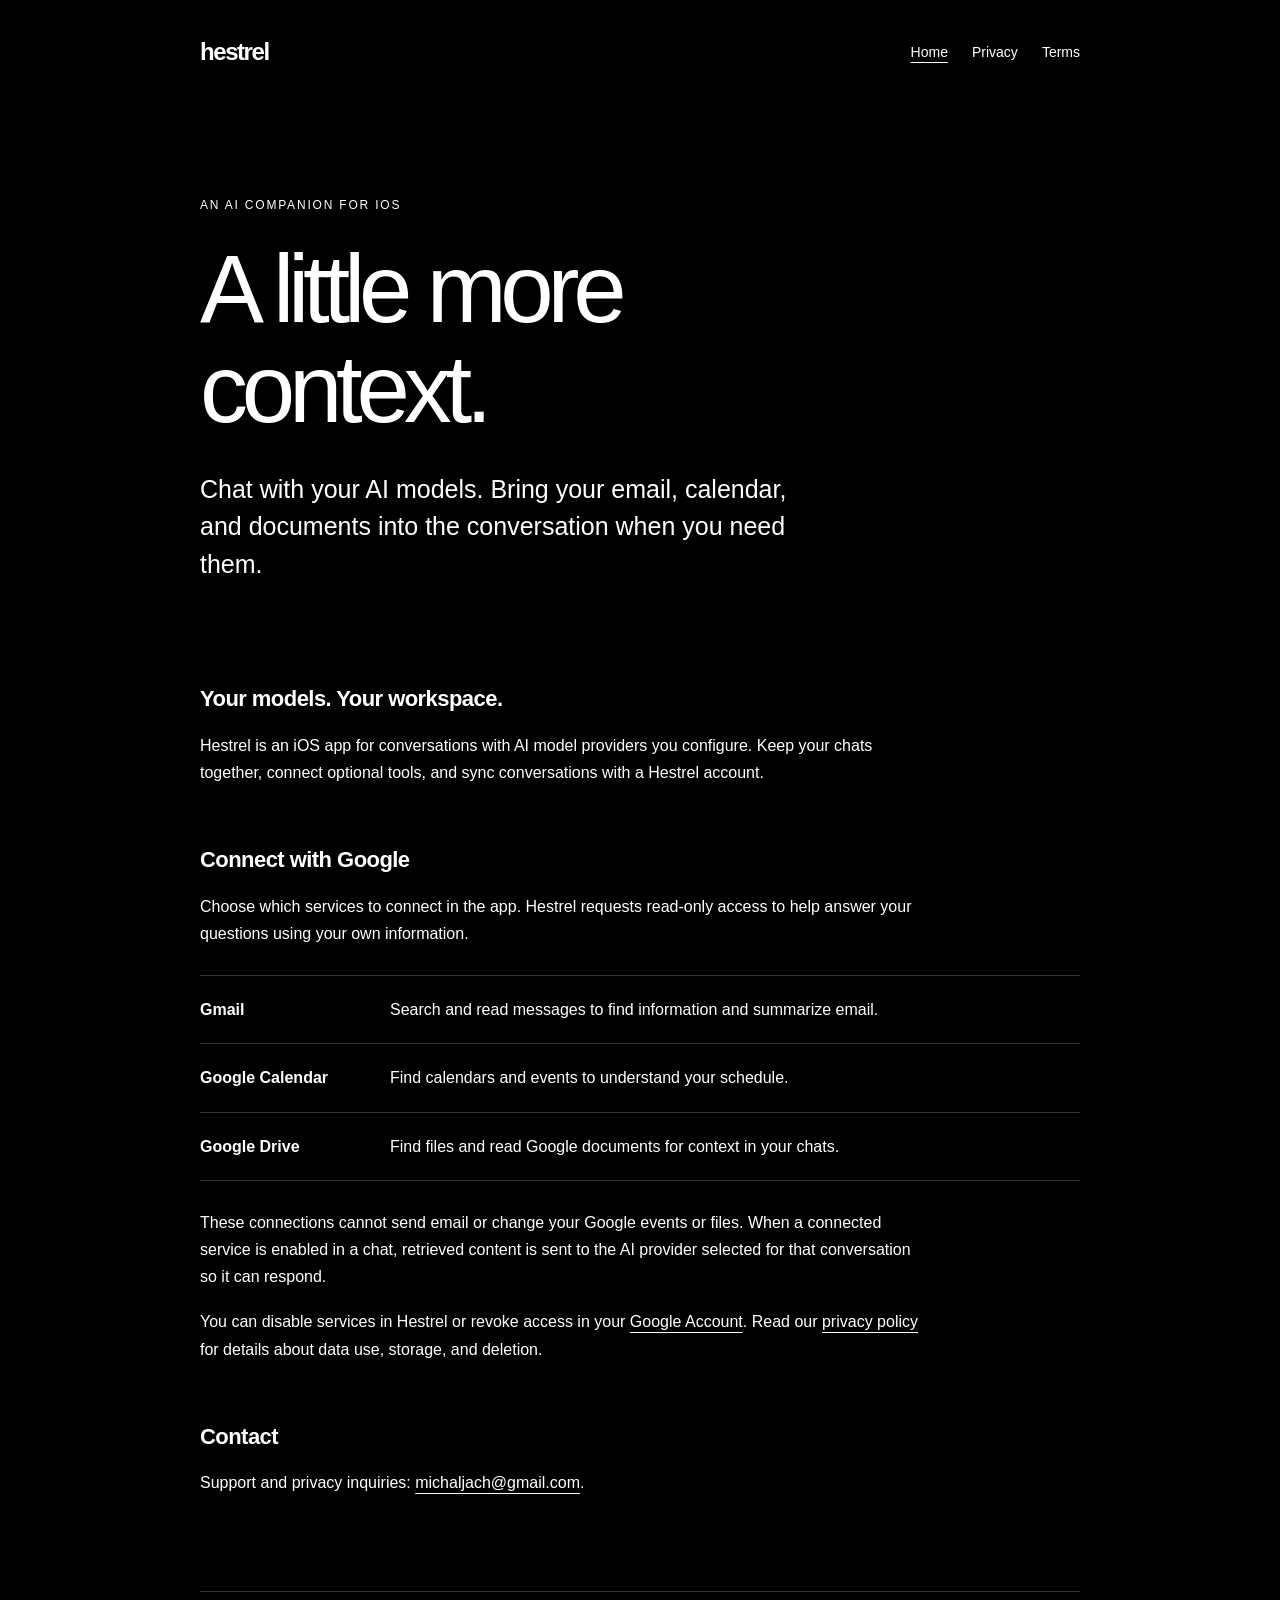
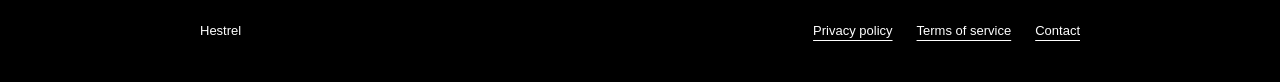
<file: index.html>
<!doctype html>
<html lang="en">
<head>
  <meta charset="utf-8">
  <meta name="viewport" content="width=device-width, initial-scale=1">
  <meta name="color-scheme" content="dark">
  <meta name="description" content="Hestrel is an iOS AI chat app. Connect your own model providers and optionally search your Gmail, Google Calendar, and Google Drive.">
  <title>Hestrel — AI, connected to your day</title>
  <link rel="stylesheet" href="styles.css">
</head>
<body>
  <a class="skip-link" href="#main">Skip to content</a>
  <header><a class="wordmark" href="index.html">hestrel</a><nav aria-label="Main navigation"><a href="index.html" aria-current="page">Home</a><a href="privacy.html">Privacy</a><a href="terms.html">Terms</a></nav></header>
  <main id="main">
    <section class="hero">
      <p class="eyebrow">An AI companion for iOS</p>
      <h1>A little more<br>context.</h1>
      <p class="intro">Chat with your AI models. Bring your email, calendar, and documents into the conversation when you need them.</p>
    </section>
    <section aria-labelledby="about"><h2 id="about">Your models. Your workspace.</h2>
      <p>Hestrel is an iOS app for conversations with AI model providers you configure. Keep your chats together, connect optional tools, and sync conversations with a Hestrel account.</p>
    </section>
    <section aria-labelledby="google"><h2 id="google">Connect with Google</h2>
      <p>Choose which services to connect in the app. Hestrel requests read-only access to help answer your questions using your own information.</p>
      <dl class="services">
        <div><dt>Gmail</dt><dd>Search and read messages to find information and summarize email.</dd></div>
        <div><dt>Google Calendar</dt><dd>Find calendars and events to understand your schedule.</dd></div>
        <div><dt>Google Drive</dt><dd>Find files and read Google documents for context in your chats.</dd></div>
      </dl>
      <p>These connections cannot send email or change your Google events or files. When a connected service is enabled in a chat, retrieved content is sent to the AI provider selected for that conversation so it can respond.</p>
      <p>You can disable services in Hestrel or revoke access in your <a href="https://myaccount.google.com/connections">Google Account</a>. Read our <a href="privacy.html">privacy policy</a> for details about data use, storage, and deletion.</p>
    </section>
    <section id="contact"><h2>Contact</h2><p>Support and privacy inquiries: <a href="mailto:michaljach@gmail.com">michaljach@gmail.com</a>.</p></section>
</main>
  <footer><span>Hestrel</span><div><a href="privacy.html">Privacy policy</a><a href="terms.html">Terms of service</a><a href="index.html#contact">Contact</a></div></footer>
</body>
</html>
</file>
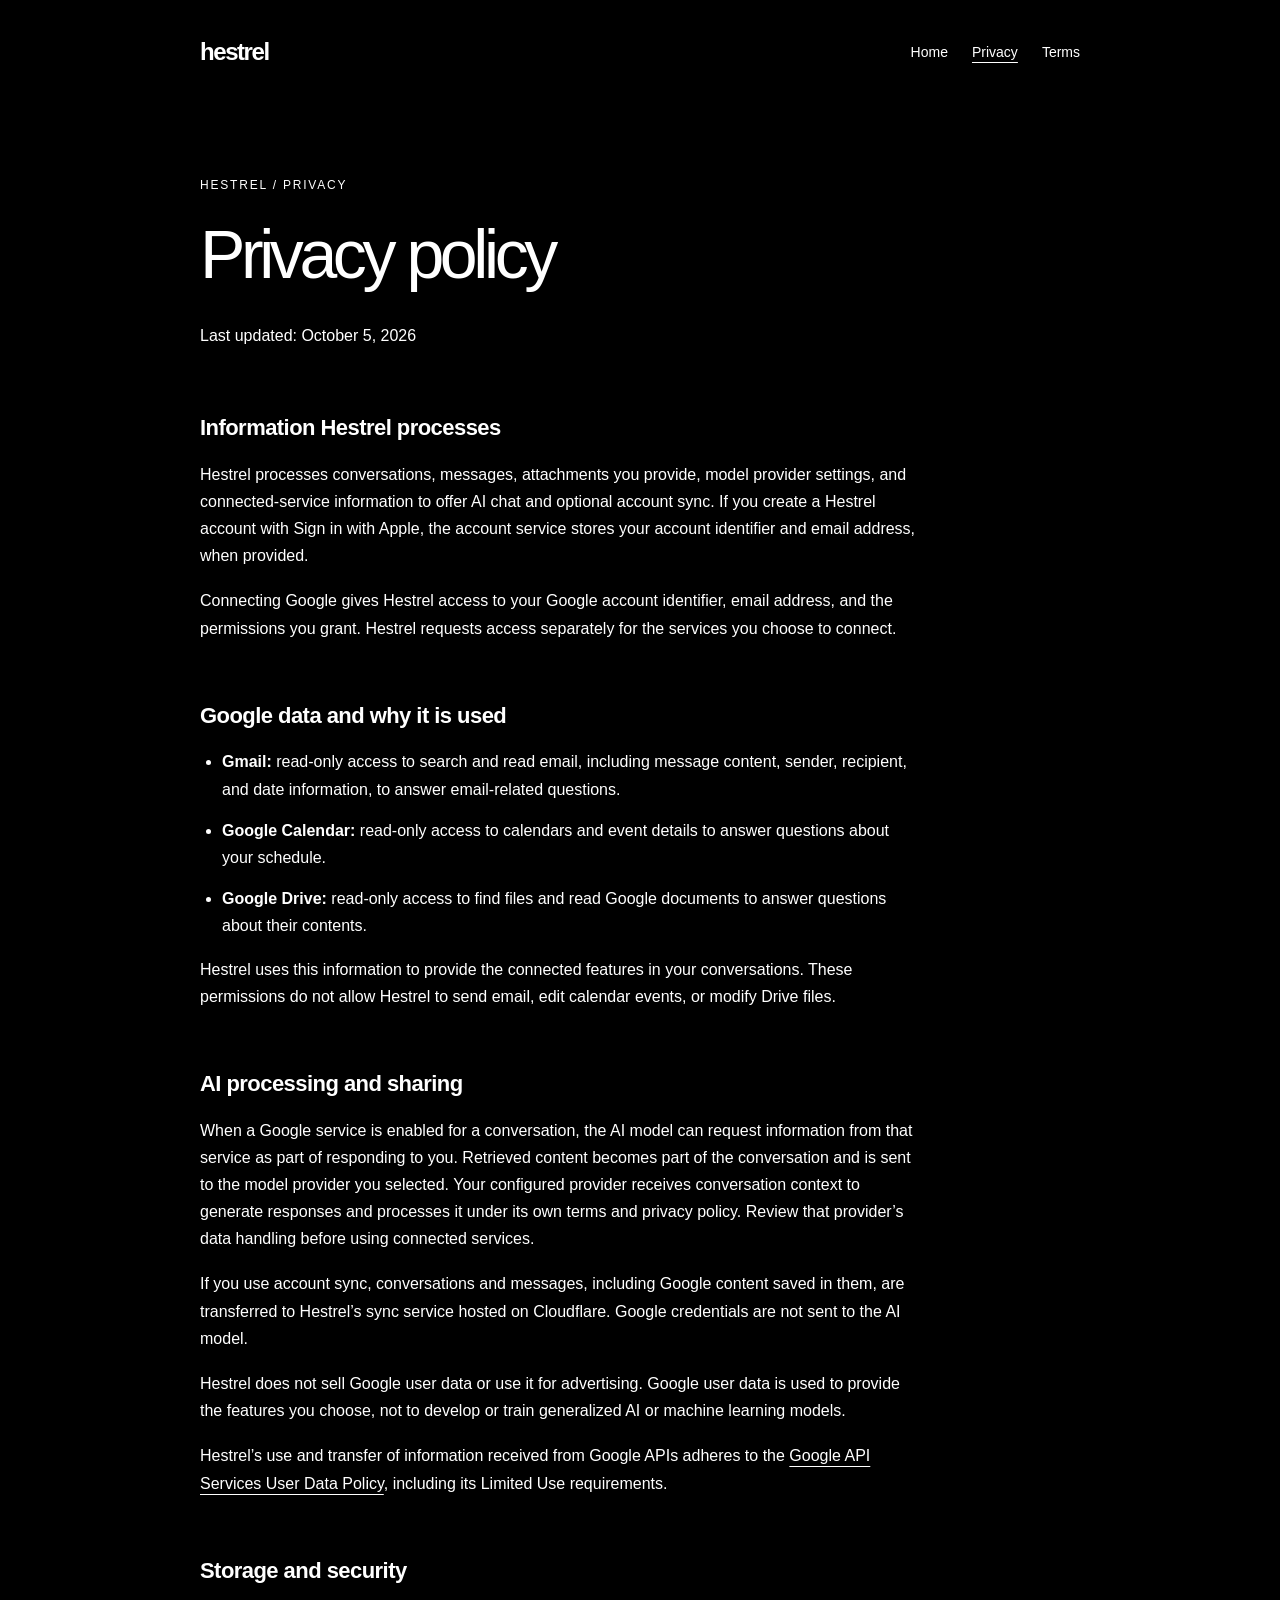
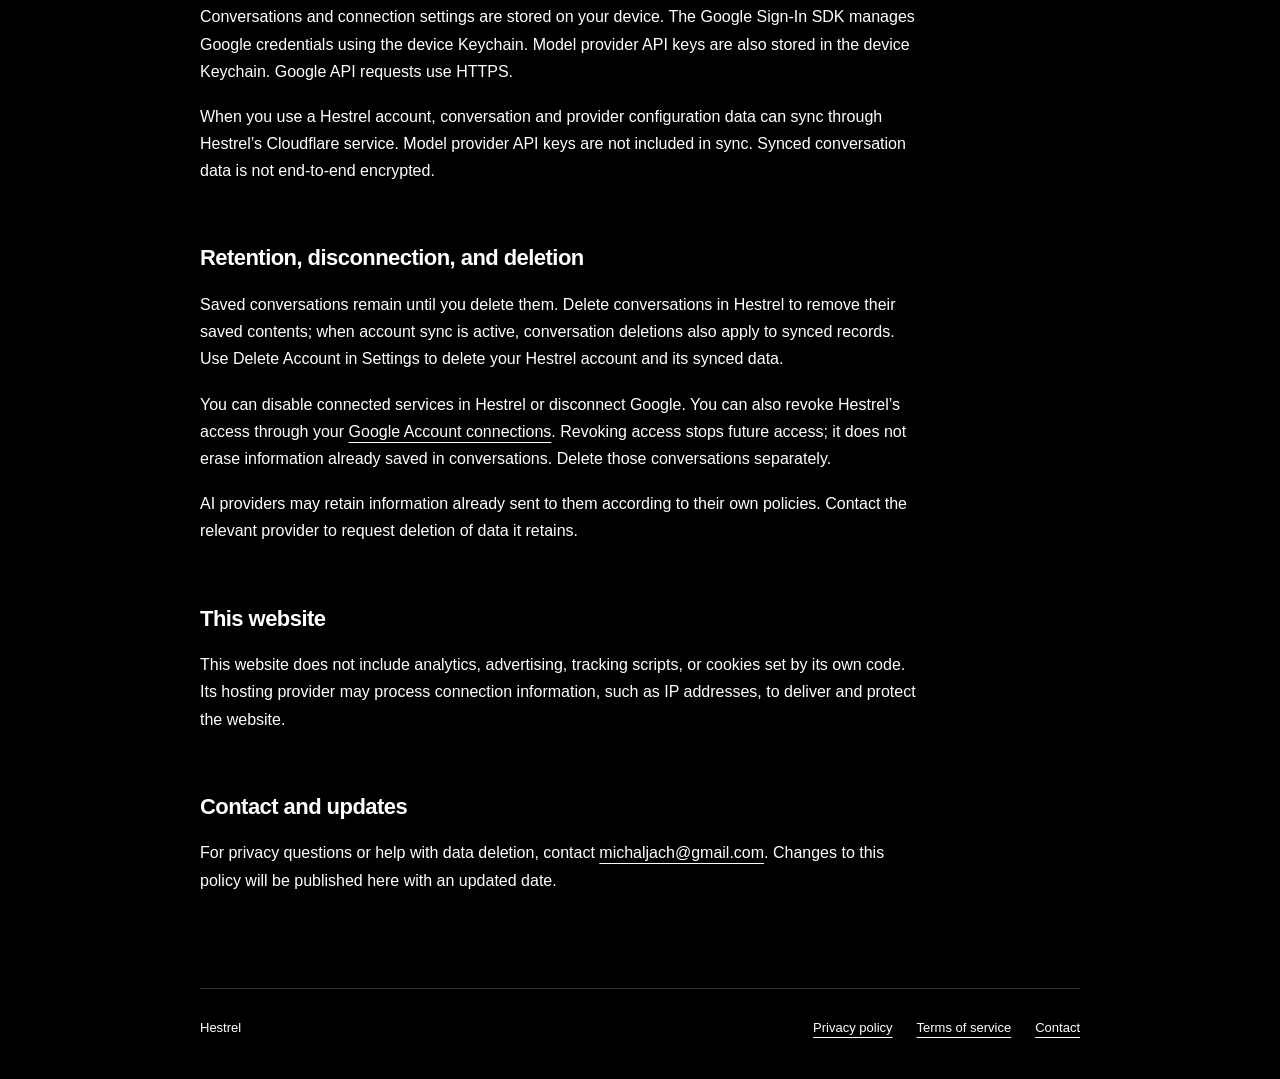
<file: privacy.html>
<!doctype html>
<html lang="en">
<head>
  <meta charset="utf-8">
  <meta name="viewport" content="width=device-width, initial-scale=1">
  <meta name="color-scheme" content="dark">
  <meta name="description" content="How Hestrel accesses, uses, stores, and shares information, including data from optional Google connections.">
  <title>Privacy policy — Hestrel</title>
  <link rel="stylesheet" href="styles.css">
</head>
<body>
  <a class="skip-link" href="#main">Skip to content</a>
  <header><a class="wordmark" href="index.html">hestrel</a><nav aria-label="Main navigation"><a href="index.html">Home</a><a href="privacy.html" aria-current="page">Privacy</a><a href="terms.html">Terms</a></nav></header>
  <main id="main">
    <div class="page-heading"><p class="eyebrow">Hestrel / Privacy</p><h1>Privacy policy</h1><p>Last updated: October 5, 2026</p></div>
    <section><h2>Information Hestrel processes</h2>
      <p>Hestrel processes conversations, messages, attachments you provide, model provider settings, and connected-service information to offer AI chat and optional account sync. If you create a Hestrel account with Sign in with Apple, the account service stores your account identifier and email address, when provided.</p>
      <p>Connecting Google gives Hestrel access to your Google account identifier, email address, and the permissions you grant. Hestrel requests access separately for the services you choose to connect.</p>
    </section>
    <section><h2>Google data and why it is used</h2>
      <ul><li><strong>Gmail:</strong> read-only access to search and read email, including message content, sender, recipient, and date information, to answer email-related questions.</li>
      <li><strong>Google Calendar:</strong> read-only access to calendars and event details to answer questions about your schedule.</li>
      <li><strong>Google Drive:</strong> read-only access to find files and read Google documents to answer questions about their contents.</li></ul>
      <p>Hestrel uses this information to provide the connected features in your conversations. These permissions do not allow Hestrel to send email, edit calendar events, or modify Drive files.</p>
    </section>
    <section><h2>AI processing and sharing</h2>
      <p>When a Google service is enabled for a conversation, the AI model can request information from that service as part of responding to you. Retrieved content becomes part of the conversation and is sent to the model provider you selected. Your configured provider receives conversation context to generate responses and processes it under its own terms and privacy policy. Review that provider’s data handling before using connected services.</p>
      <p>If you use account sync, conversations and messages, including Google content saved in them, are transferred to Hestrel’s sync service hosted on Cloudflare. Google credentials are not sent to the AI model.</p>
      <p>Hestrel does not sell Google user data or use it for advertising. Google user data is used to provide the features you choose, not to develop or train generalized AI or machine learning models.</p>
      <p>Hestrel’s use and transfer of information received from Google APIs adheres to the <a href="https://developers.google.com/terms/api-services-user-data-policy">Google API Services User Data Policy</a>, including its Limited Use requirements.</p>
    </section>
    <section><h2>Storage and security</h2>
      <p>Conversations and connection settings are stored on your device. The Google Sign-In SDK manages Google credentials using the device Keychain. Model provider API keys are also stored in the device Keychain. Google API requests use HTTPS.</p>
      <p>When you use a Hestrel account, conversation and provider configuration data can sync through Hestrel’s Cloudflare service. Model provider API keys are not included in sync. Synced conversation data is not end-to-end encrypted.</p>
    </section>
    <section><h2>Retention, disconnection, and deletion</h2>
      <p>Saved conversations remain until you delete them. Delete conversations in Hestrel to remove their saved contents; when account sync is active, conversation deletions also apply to synced records. Use Delete Account in Settings to delete your Hestrel account and its synced data.</p>
      <p>You can disable connected services in Hestrel or disconnect Google. You can also revoke Hestrel’s access through your <a href="https://myaccount.google.com/connections">Google Account connections</a>. Revoking access stops future access; it does not erase information already saved in conversations. Delete those conversations separately.</p>
      <p>AI providers may retain information already sent to them according to their own policies. Contact the relevant provider to request deletion of data it retains.</p>
    </section>
    <section><h2>This website</h2><p>This website does not include analytics, advertising, tracking scripts, or cookies set by its own code. Its hosting provider may process connection information, such as IP addresses, to deliver and protect the website.</p></section>
    <section><h2>Contact and updates</h2><p>For privacy questions or help with data deletion, contact <a href="mailto:michaljach@gmail.com">michaljach@gmail.com</a>. Changes to this policy will be published here with an updated date.</p></section>
</main>
  <footer><span>Hestrel</span><div><a href="privacy.html">Privacy policy</a><a href="terms.html">Terms of service</a><a href="index.html#contact">Contact</a></div></footer>
</body>
</html>
</file>
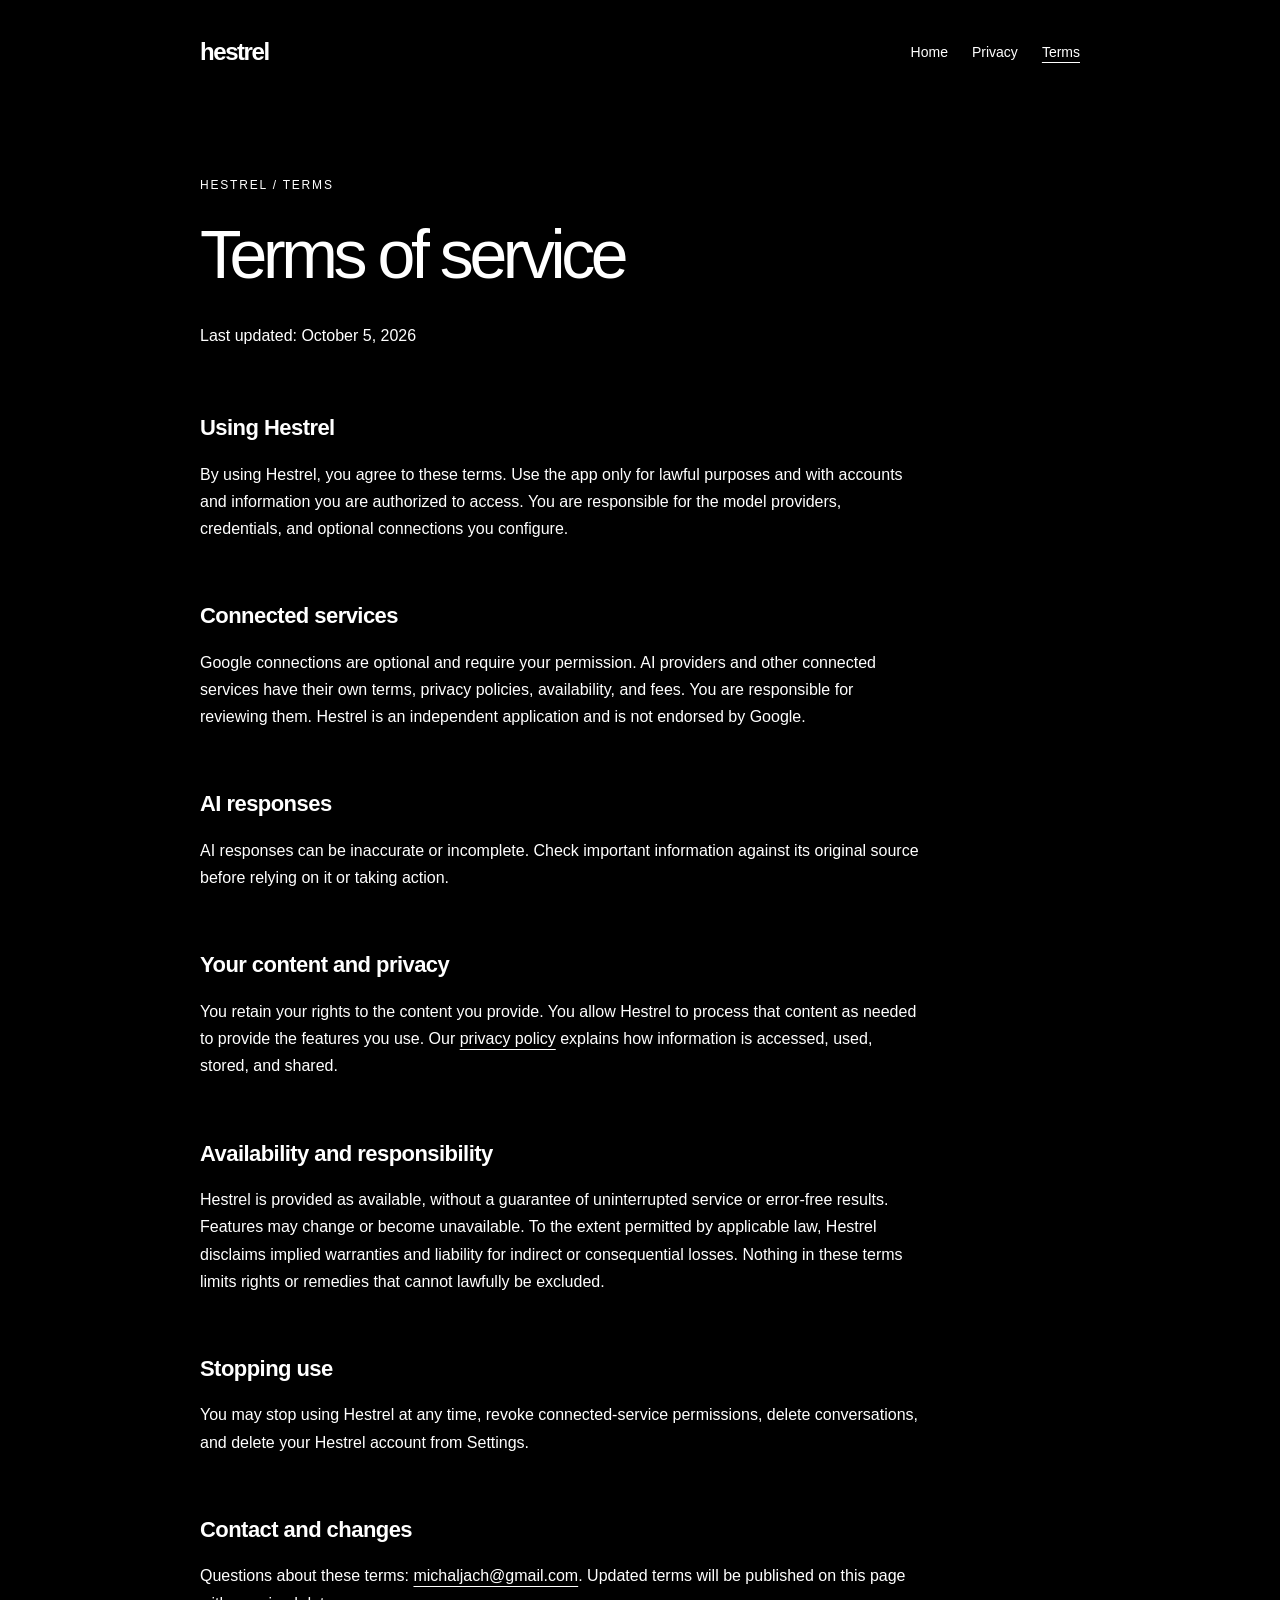
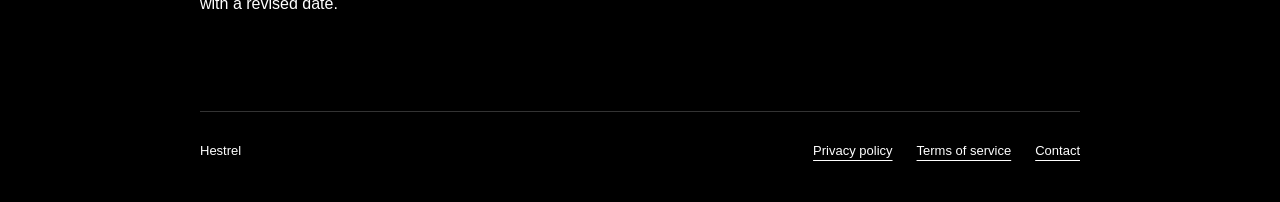
<file: terms.html>
<!doctype html>
<html lang="en">
<head>
  <meta charset="utf-8">
  <meta name="viewport" content="width=device-width, initial-scale=1">
  <meta name="color-scheme" content="dark">
  <meta name="description" content="Terms for using Hestrel and its optional Google and AI provider connections.">
  <title>Terms of service — Hestrel</title>
  <link rel="stylesheet" href="styles.css">
</head>
<body>
  <a class="skip-link" href="#main">Skip to content</a>
  <header><a class="wordmark" href="index.html">hestrel</a><nav aria-label="Main navigation"><a href="index.html">Home</a><a href="privacy.html">Privacy</a><a href="terms.html" aria-current="page">Terms</a></nav></header>
  <main id="main">
    <div class="page-heading"><p class="eyebrow">Hestrel / Terms</p><h1>Terms of service</h1><p>Last updated: October 5, 2026</p></div>
    <section><h2>Using Hestrel</h2><p>By using Hestrel, you agree to these terms. Use the app only for lawful purposes and with accounts and information you are authorized to access. You are responsible for the model providers, credentials, and optional connections you configure.</p></section>
    <section><h2>Connected services</h2><p>Google connections are optional and require your permission. AI providers and other connected services have their own terms, privacy policies, availability, and fees. You are responsible for reviewing them. Hestrel is an independent application and is not endorsed by Google.</p></section>
    <section><h2>AI responses</h2><p>AI responses can be inaccurate or incomplete. Check important information against its original source before relying on it or taking action.</p></section>
    <section><h2>Your content and privacy</h2><p>You retain your rights to the content you provide. You allow Hestrel to process that content as needed to provide the features you use. Our <a href="privacy.html">privacy policy</a> explains how information is accessed, used, stored, and shared.</p></section>
    <section><h2>Availability and responsibility</h2><p>Hestrel is provided as available, without a guarantee of uninterrupted service or error-free results. Features may change or become unavailable. To the extent permitted by applicable law, Hestrel disclaims implied warranties and liability for indirect or consequential losses. Nothing in these terms limits rights or remedies that cannot lawfully be excluded.</p></section>
    <section><h2>Stopping use</h2><p>You may stop using Hestrel at any time, revoke connected-service permissions, delete conversations, and delete your Hestrel account from Settings.</p></section>
    <section><h2>Contact and changes</h2><p>Questions about these terms: <a href="mailto:michaljach@gmail.com">michaljach@gmail.com</a>. Updated terms will be published on this page with a revised date.</p></section>
</main>
  <footer><span>Hestrel</span><div><a href="privacy.html">Privacy policy</a><a href="terms.html">Terms of service</a><a href="index.html#contact">Contact</a></div></footer>
</body>
</html>
</file>
<file: styles.css>
* { box-sizing: border-box; }
:root { color-scheme: dark; font-family: -apple-system, BlinkMacSystemFont, "Segoe UI", sans-serif; background: #000; color: #fff; }
body { margin: 0; font-size: 16px; line-height: 1.7; -webkit-font-smoothing: antialiased; }
header, main, footer { width: min(100% - 48px, 880px); margin-inline: auto; }
header { display: flex; align-items: center; justify-content: space-between; gap: 24px; padding-block: 32px; }
a { color: inherit; text-underline-offset: 5px; }
a:hover { text-decoration-thickness: 2px; }
a:focus-visible { outline: 2px solid #fff; outline-offset: 6px; border-radius: 2px; }
.wordmark { font-size: 24px; font-weight: 650; letter-spacing: -.06em; text-decoration: none; }
nav, footer div { display: flex; gap: 24px; flex-wrap: wrap; }
nav a { font-size: 14px; text-decoration: none; }
nav a[aria-current="page"], nav a:hover { text-decoration: underline; }
.hero { padding-block: 90px 72px; }
.eyebrow { font-size: 12px; text-transform: uppercase; letter-spacing: .15em; margin: 0 0 24px; }
h1 { font-size: clamp(52px, 9vw, 96px); line-height: 1.04; letter-spacing: -.065em; font-weight: 500; margin: 0 0 32px; text-wrap: balance; }
.intro { font-size: clamp(20px, 3vw, 25px); line-height: 1.5; max-width: 600px; }
section { padding-block: 30px; }
h2 { font-size: 22px; font-weight: 550; line-height: 1.3; letter-spacing: -.025em; margin: 0 0 18px; }
p { margin: 0 0 18px; max-width: 720px; }
p:last-child { margin-bottom: 0; }
.services { margin-block: 28px; }
.services div { display: grid; grid-template-columns: 170px 1fr; gap: 20px; padding-block: 20px; border-top: 1px solid #333; }
.services div:last-child { border-bottom: 1px solid #333; }
dt { font-weight: 600; }
dd { margin: 0; }
.page-heading { padding-block: 70px 35px; }
.page-heading h1 { font-size: clamp(44px, 7vw, 68px); }
ul { padding-left: 22px; max-width: 720px; }
li + li { margin-top: 14px; }
footer { border-top: 1px solid #333; margin-top: 64px; padding-block: 28px 40px; display: flex; justify-content: space-between; gap: 24px; font-size: 13px; }
.skip-link { position: absolute; top: 8px; left: 12px; padding: 8px 12px; background: #000; transform: translateY(-180%); }
.skip-link:focus { transform: translateY(0); }
@media (max-width: 540px) {
  header, main, footer { width: calc(100% - 40px); }
  header { padding-block: 24px; }
  nav { gap: 16px; }
  .hero { padding-block: 64px 48px; }
  .services div { grid-template-columns: 1fr; gap: 6px; }
  footer { flex-direction: column; }
  footer div { gap: 18px; }
}
</file>
